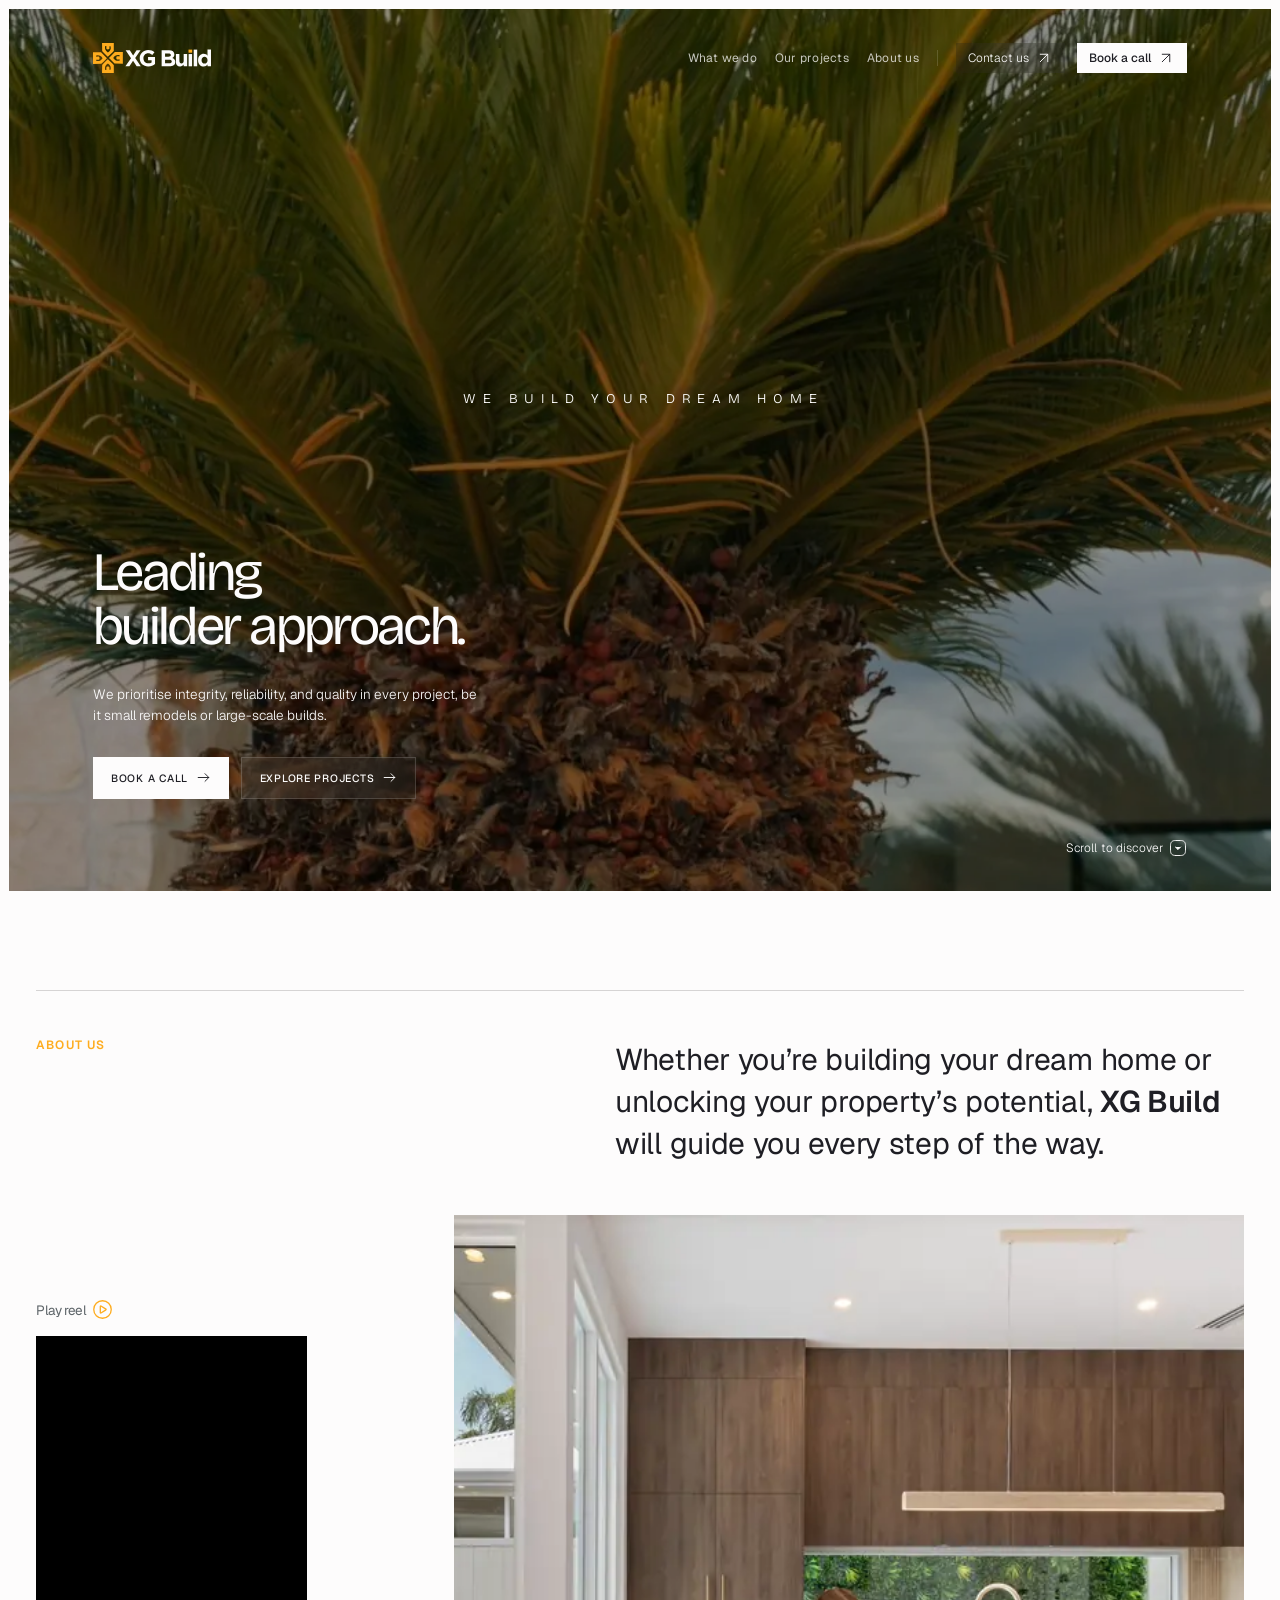
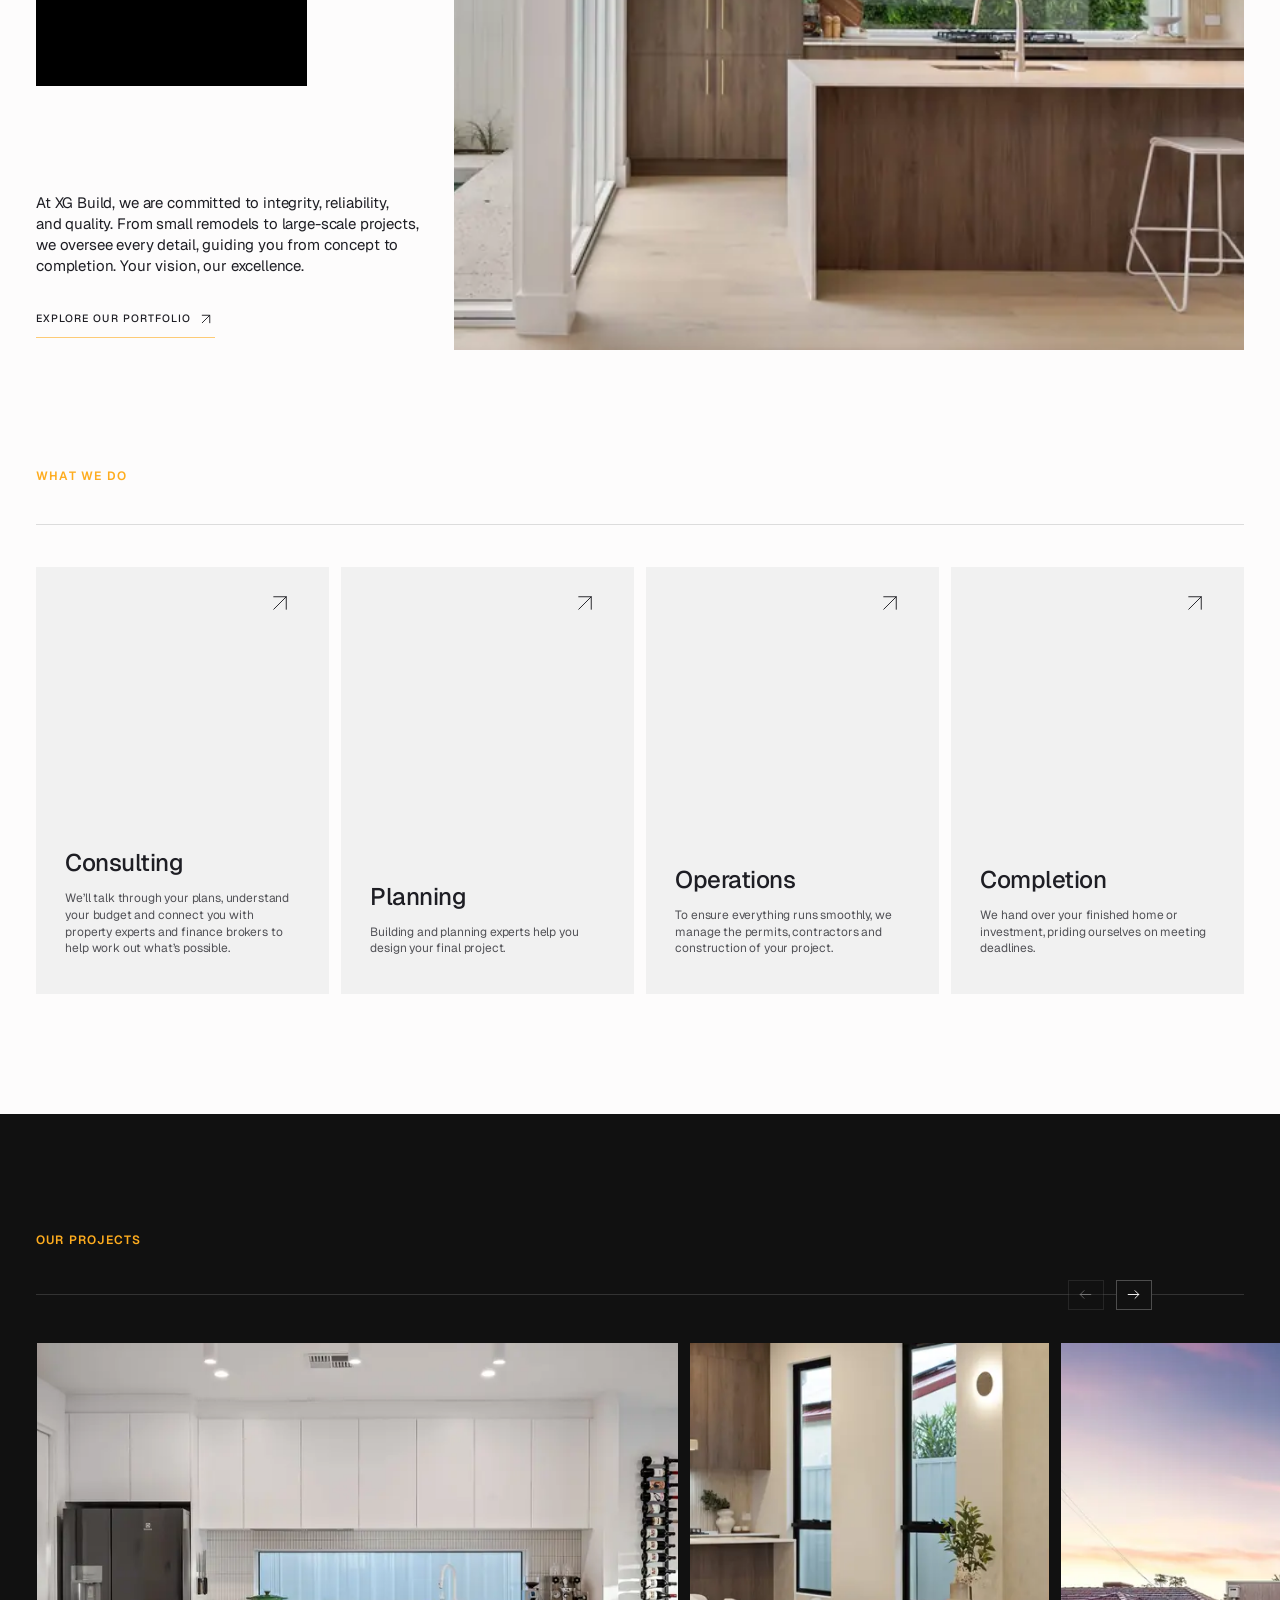
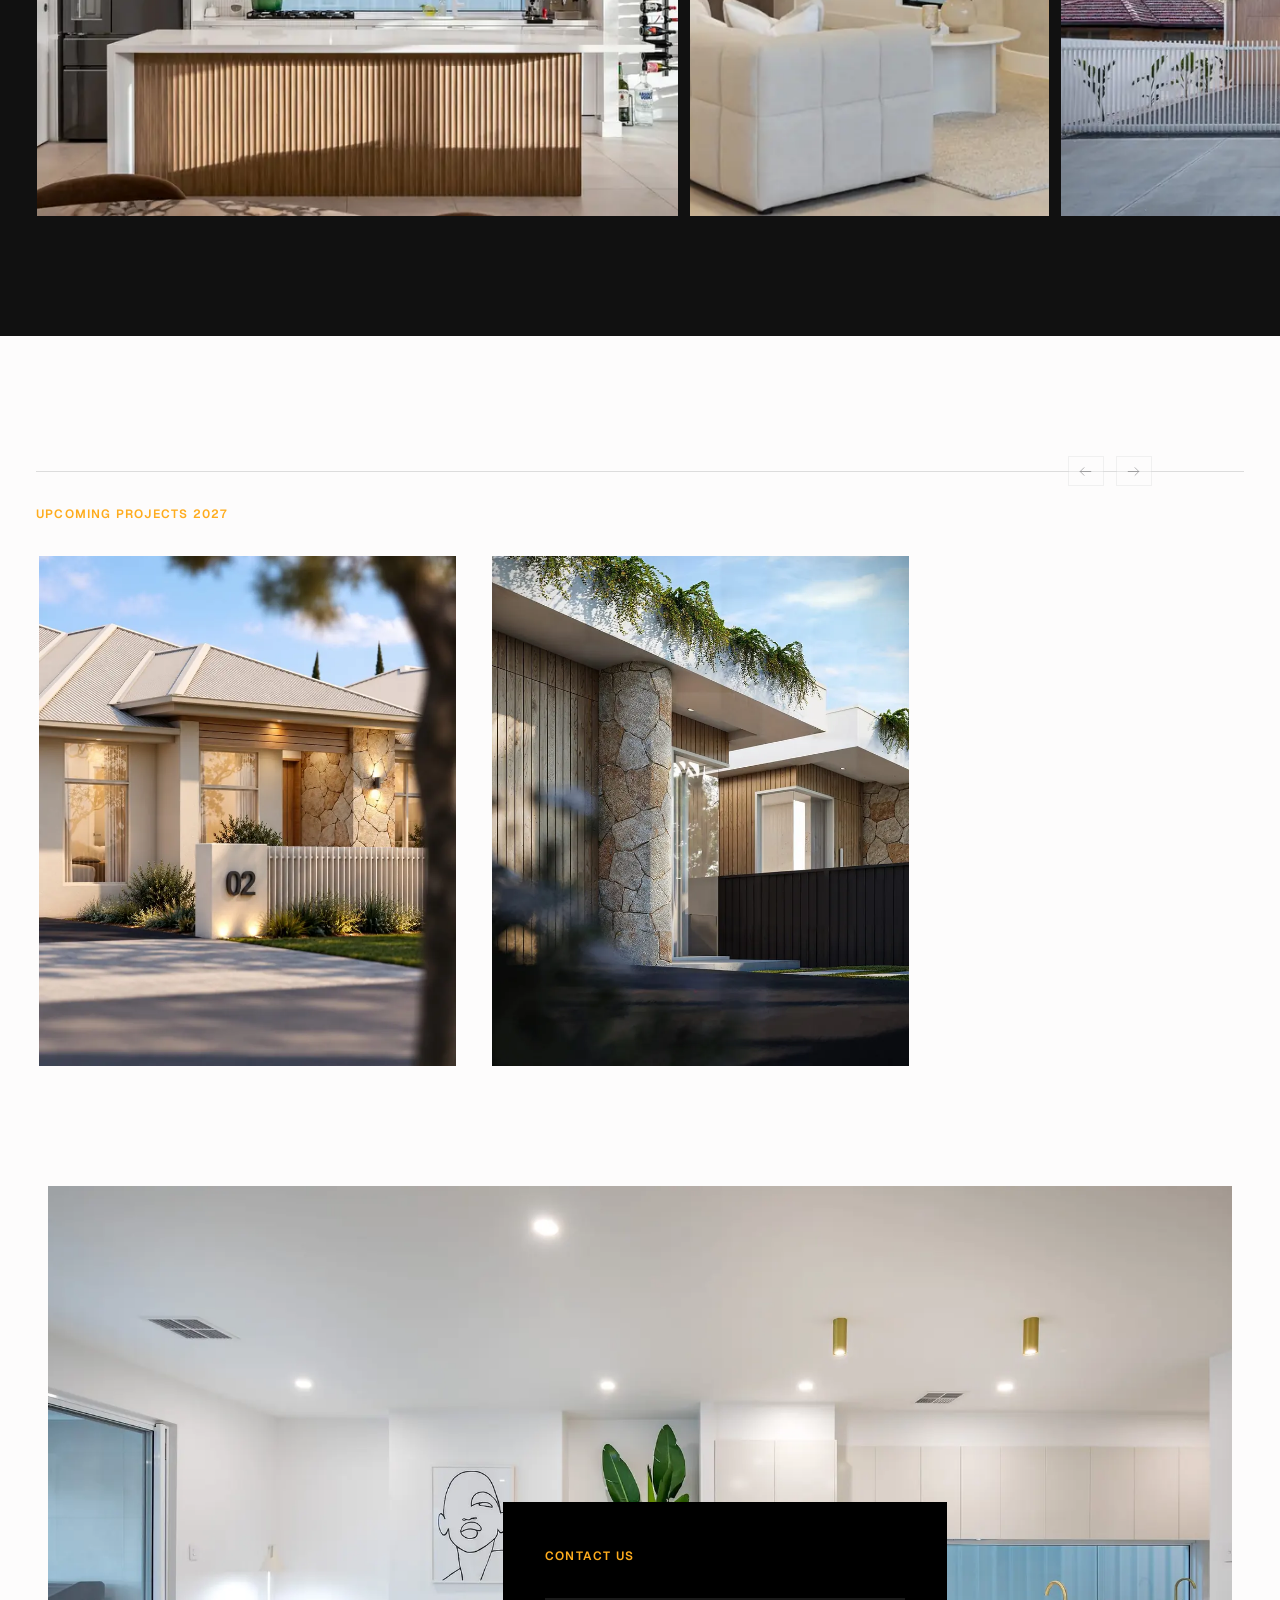
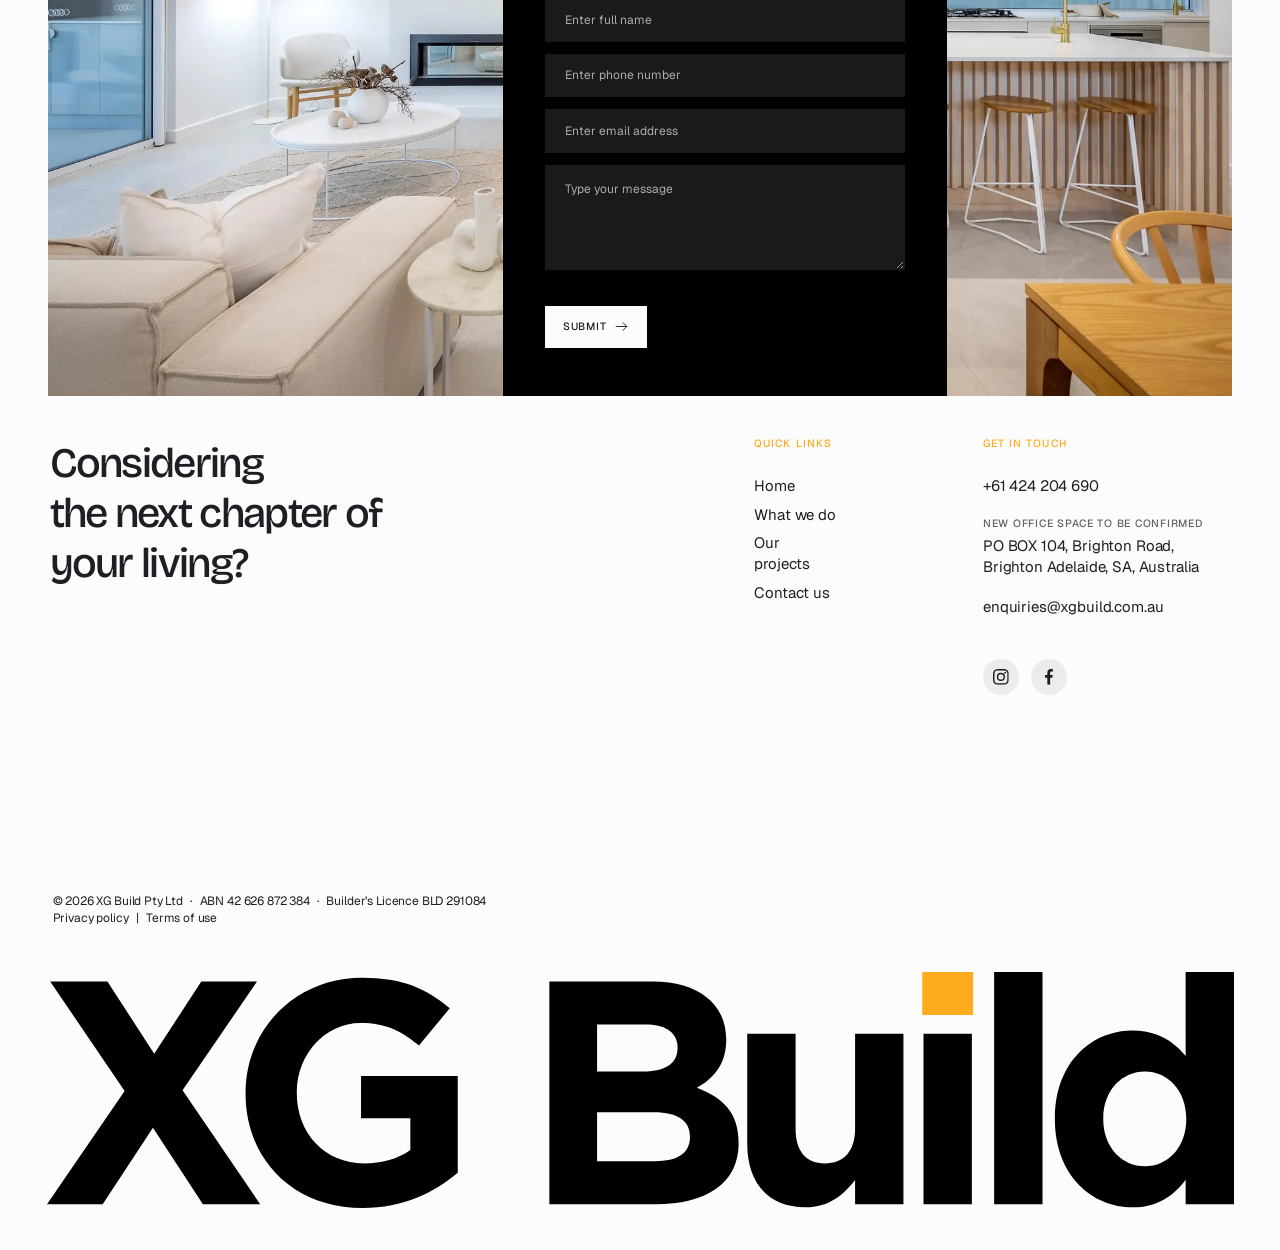
<file: index.html>
<!DOCTYPE html>
<html lang="en">
<head>
  <meta charset="utf-8">
  <meta name="viewport" content="width=device-width, initial-scale=1">
  <title>XG Build — Adelaide Home Builder &amp; Property Development</title>
  <meta name="description" content="XG Build is an Adelaide builder for new homes, subdivisions and renovations. We guide you from planning and finance to construction and handover. Call +61 424 204 690.">
  <meta name="theme-color" content="#fdfcfc">
  <link rel="canonical" href="https://xgbuild.com.au/">
  <meta name="geo.region" content="AU-SA">
  <meta name="geo.placename" content="Adelaide">

  <!-- Social sharing -->
  <meta property="og:type" content="website">
  <meta property="og:site_name" content="XG Build">
  <meta property="og:locale" content="en_AU">
  <meta property="og:url" content="https://xgbuild.com.au/">
  <meta property="og:title" content="XG Build — Adelaide Home Builder &amp; Property Development">
  <meta property="og:description" content="Whether you’re building your dream home or unlocking your property’s potential, XG Build will guide you every step of the way.">
  <meta property="og:image" content="https://xgbuild.com.au/assets/img/og-image.jpg?v=2">
  <meta property="og:image:width" content="1200">
  <meta property="og:image:height" content="630">
  <meta property="og:image:alt" content="Timber kitchen opening onto a pool courtyard, built by XG Build">
  <meta name="twitter:card" content="summary_large_image">
  <meta name="twitter:title" content="XG Build — Adelaide Home Builder &amp; Property Development">
  <meta name="twitter:description" content="Whether you’re building your dream home or unlocking your property’s potential, XG Build will guide you every step of the way.">
  <meta name="twitter:image" content="https://xgbuild.com.au/assets/img/og-image.jpg?v=2">

  <!-- Local business details for search engines -->
  <script type="application/ld+json">
  {
    "@context": "https://schema.org",
    "@type": "GeneralContractor",
    "@id": "https://xgbuild.com.au/#business",
    "name": "XG Build",
    "url": "https://xgbuild.com.au/",
    "logo": "https://xgbuild.com.au/assets/img/logo-dark.svg",
    "image": "https://xgbuild.com.au/assets/img/og-image.jpg?v=2",
    "description": "Adelaide builder for new homes, land subdivisions and renovations, guiding clients from planning and finance through construction and handover.",
    "telephone": "+61424204690",
    "email": "enquiries@xgbuild.com.au",
    "address": {
      "@type": "PostalAddress",
      "postOfficeBoxNumber": "104",
      "addressLocality": "Brighton",
      "addressRegion": "SA",
      "postalCode": "5048",
      "addressCountry": "AU"
    },
    "areaServed": [
      { "@type": "City", "name": "Adelaide" },
      { "@type": "State", "name": "South Australia" }
    ],
    "knowsAbout": ["New home construction", "Land subdivision", "Renovations", "Property development"],
    "sameAs": [
      "https://www.instagram.com/xg_build/",
      "https://www.facebook.com/p/XG-Build-PTY-LTD-100056436077587/"
    ]
  }
  </script>
  <link rel="icon" type="image/svg+xml" href="assets/img/mark.svg">
  <link rel="icon" href="favicon.ico" sizes="32x32">
  <link rel="apple-touch-icon" href="apple-touch-icon.png">
  <link rel="preconnect" href="https://fonts.googleapis.com">
  <link rel="preconnect" href="https://fonts.gstatic.com" crossorigin>
  <link href="https://fonts.googleapis.com/css2?family=Bricolage+Grotesque:opsz,wght@12..96,300..700&family=Geist:wght@300..600&display=swap" rel="stylesheet">
  <link rel="preload" as="image" href="assets/img/hero-poster.webp" type="image/webp" fetchpriority="high">
  <link rel="stylesheet" href="css/styles.css">
</head>
<body>

  <!-- Icon sprite -->
  <svg class="sprite" aria-hidden="true" xmlns="http://www.w3.org/2000/svg">
    <symbol id="i-arrow-up-right" viewBox="0 0 24 24" fill="none" stroke="currentColor" stroke-linecap="round" stroke-linejoin="round"><path d="M7 17 17 7M7 7h10v10"/></symbol>
    <symbol id="i-arrow-right" viewBox="0 0 24 24" fill="none" stroke="currentColor" stroke-linecap="round" stroke-linejoin="round"><path d="M14.43 5.93 20.5 12l-6.07 6.07M3.5 12h16.83"/></symbol>
    <symbol id="i-arrow-left" viewBox="0 0 24 24" fill="none" stroke="currentColor" stroke-linecap="round" stroke-linejoin="round"><path d="M9.57 5.93 3.5 12l6.07 6.07M20.5 12H3.67"/></symbol>
    <symbol id="i-arrow-square-down" viewBox="0 0 24 24" fill="none" stroke="currentColor" stroke-linecap="round" stroke-linejoin="round"><path d="M9 22h6c5 0 7-2 7-7V9c0-5-2-7-7-7H9C4 2 2 4 2 9v6c0 5 2 7 7 7Z"/><path d="M8.47 10.64 12 14.16l3.53-3.52" fill="currentColor"/></symbol>
    <symbol id="i-play-circle" viewBox="0 0 24 24" fill="none" stroke="currentColor" stroke-linecap="round" stroke-linejoin="round"><circle cx="12" cy="12" r="10"/><path d="M9.5 8.97c0-.48 0-.72.1-.85a.5.5 0 0 1 .36-.2c.17-.01.37.12.77.38l4.72 3.03c.35.22.52.34.58.48a.5.5 0 0 1 0 .38c-.06.14-.23.26-.58.48l-4.72 3.03c-.4.26-.6.39-.77.38a.5.5 0 0 1-.36-.2c-.1-.13-.1-.37-.1-.85V8.970Z"/></symbol>
    <symbol id="i-menu" viewBox="0 0 24 24" fill="none" stroke="currentColor" stroke-linecap="round" stroke-linejoin="round"><path d="M3 12h12M3 6h18M3 18h18"/></symbol>
    <symbol id="i-close" viewBox="0 0 24 24" fill="none" stroke="currentColor" stroke-linecap="round" stroke-linejoin="round"><path d="M18 6 6 18M6 6l12 12"/></symbol>
    <symbol id="i-instagram" viewBox="0 0 21 21" fill="currentColor"><path d="M20.98 6.17c-.05-1.11-.23-1.88-.49-2.54a5.160 5.160 0 0 0-1.210-1.870A5.150 5.150 0 0 0 17.420.55c-.67-.25-1.430-.44-2.550-.48C13.750.01 13.390 0 10.540 0S7.330.01 6.210.06C5.090.11 4.330.29 3.660.55A5.110 5.110 0 0 0 1.800 1.760 5.170 5.170 0 0 0 .59 3.620C.33 4.290.15 5.050.10 6.170.05 7.290.04 7.650.04 10.500s.01 3.210.06 4.330c.05 1.120.23 1.880.48 2.550.27.700.69 1.330 1.220 1.860a5.150 5.150 0 0 0 1.860 1.210c.67.260 1.430.440 2.550.490 1.120.050 1.470.060 4.320.060s3.210-.01 4.330-.06c1.120-.05 1.880-.23 2.550-.49a5.370 5.370 0 0 0 3.070-3.070c.26-.67.44-1.430.49-2.550.05-1.120.06-1.480.06-4.330s0-3.210-.05-4.330Zm-1.890 8.580c-.05 1.020-.22 1.580-.36 1.950a3.490 3.490 0 0 1-2 1.990c-.37.140-.93.320-1.950.360-1.100.050-1.440.060-4.240.060s-3.140-.01-4.240-.06c-1.030-.04-1.580-.22-1.950-.36a3.240 3.240 0 0 1-1.210-.78 3.270 3.270 0 0 1-.78-1.210c-.14-.37-.31-.93-.36-1.950-.05-1.110-.06-1.440-.06-4.240s.01-3.140.06-4.240c.05-1.030.22-1.580.36-1.950.17-.46.44-.87.79-1.210.34-.35.75-.61 1.200-.78.37-.14.93-.32 1.950-.36 1.110-.05 1.440-.06 4.250-.06 2.800 0 3.130.01 4.240.06 1.020.04 1.580.22 1.950.36.45.17.870.430 1.200.780.350.340.620.750.790 1.210.140.370.310.930.360 1.950.050 1.110.060 1.440.060 4.240s-.01 3.130-.06 4.240Z"/><path d="M10.54 5.110a5.390 5.390 0 1 0 0 10.790 5.390 5.390 0 0 0 0-10.790Zm0 8.890a3.500 3.500 0 1 1 0-7 3.500 3.500 0 0 1 0 7Z"/><circle cx="16.15" cy="4.89" r="1.26"/></symbol>
    <symbol id="i-facebook" viewBox="0 0 21 21" fill="currentColor"><path d="M14 3.490h1.910V.15C15.580.10 14.450 0 13.120 0 10.360 0 8.460 1.740 8.460 4.930v2.950H5.410v3.730h3.050V21h3.740v-9.390h2.930l.47-3.730h-3.400V5.300c0-1.070.29-1.810 1.800-1.810Z"/></symbol>
  </svg>

  <!-- Header -->
  <header class="header" id="top">
    <a class="header__logo" href="#top" aria-label="XG Build — home">
      <img src="assets/img/logo-light.svg" alt="XG Build" width="157" height="40">
    </a>

    <nav class="nav" aria-label="Primary">
      <ul class="nav__links">
        <li><a href="#what-we-do">What we do</a></li>
        <li><a href="#projects">Our projects</a></li>
        <li><a href="#about">About us</a></li>
      </ul>
      <span class="nav__divider" aria-hidden="true"></span>
      <a class="nav__btn nav__btn--ghost" href="#contact">Contact us <svg><use href="#i-arrow-up-right"/></svg></a>
      <a class="nav__btn nav__btn--solid" href="tel:+61424204690">Book a call <svg><use href="#i-arrow-up-right"/></svg></a>
    </nav>

    <button class="header__toggle" type="button" aria-label="Open menu" aria-expanded="false" aria-controls="mobile-menu">
      <svg><use href="#i-menu"/></svg>
    </button>
  </header>

  <!-- Mobile menu -->
  <div class="menu" id="mobile-menu" hidden>
    <div class="menu__panel">
      <div class="menu__bar">
        <a class="header__logo" href="#top" aria-label="XG Build — home">
          <img src="assets/img/logo-light.svg" alt="XG Build" width="125" height="32">
        </a>
        <button class="menu__close" type="button" aria-label="Close menu"><svg><use href="#i-close"/></svg></button>
      </div>
      <nav class="menu__nav" aria-label="Main menu">
        <p class="eyebrow">Main menu</p>
        <ul>
          <li><a href="#what-we-do">What we do</a></li>
          <li><a href="#projects">Our projects</a></li>
          <li><a href="#about">About us</a></li>
        </ul>
      </nav>
      <div class="menu__actions">
        <a class="btn btn--primary" href="tel:+61424204690">Book a call <svg><use href="#i-arrow-right"/></svg></a>
        <a class="btn btn--secondary" href="#contact">Contact us <svg><use href="#i-arrow-right"/></svg></a>
      </div>
    </div>
  </div>

  <main>
    <!-- Hero -->
    <section class="hero">
      <div class="hero__media">
        <video autoplay muted loop playsinline preload="metadata" poster="assets/img/hero-poster.webp">
          <source src="assets/video/hero.mp4" type="video/mp4">
        </video>
      </div>

      <p class="hero__tagline">We build your dream home</p>

      <div class="hero__content">
        <h1 class="hero__title">Leading <br class="d-only">builder approach.</h1>
        <p class="hero__text">We prioritise integrity, reliability, and quality in every project, be it small remodels or large-scale builds.</p>
        <div class="hero__actions">
          <a class="btn btn--primary" href="tel:+61424204690">Book a call <svg><use href="#i-arrow-right"/></svg></a>
          <a class="btn btn--secondary" href="#projects">Explore projects <svg><use href="#i-arrow-right"/></svg></a>
        </div>
      </div>

      <a class="hero__scroll" href="#about">Scroll to discover <svg><use href="#i-arrow-square-down"/></svg></a>
    </section>

    <!-- About -->
    <section class="about container" id="about">
      <div class="about__head">
        <p class="eyebrow">About us</p>
        <h2 class="about__title">Whether you’re building your dream home or unlocking your property’s potential, <strong>XG Build</strong> will guide you every step of the way.</h2>
      </div>

      <div class="about__body">
        <div class="about__photo">
          <img src="assets/img/about.webp" srcset="assets/img/about-800.webp 800w, assets/img/about.webp 1600w" sizes="(max-width: 899px) 100vw, 55vw" alt="Timber kitchen opening onto a pool courtyard" loading="lazy" decoding="async" width="1600" height="1068">
        </div>

        <div class="about__reel">
          <button class="reel__label" type="button" data-reel-open>Play reel <svg><use href="#i-play-circle"/></svg></button>
          <button class="reel__thumb" type="button" data-reel-open aria-label="Play the XG Build reel">
            <img src="assets/img/reel-poster.webp" srcset="assets/img/reel-poster-800.webp 800w, assets/img/reel-poster.webp 900w" sizes="(max-width: 899px) 100vw, 19vw" alt="" loading="lazy" decoding="async" width="900" height="1600">
            <span class="reel__play" aria-hidden="true">Play reel <svg><use href="#i-play-circle"/></svg></span>
          </button>
        </div>

        <div class="about__copy">
          <p>At XG Build, we are committed to integrity, reliability, <br class="d-only">and quality. From small remodels to large-scale projects, we oversee every detail, guiding you from concept to completion. Your vision, our excellence.</p>
          <a class="link" href="#projects">Explore our portfolio <svg><use href="#i-arrow-up-right"/></svg></a>
        </div>
      </div>
    </section>

    <!-- What we do -->
    <section class="services" id="what-we-do">
      <div class="services__head container">
        <h2 class="eyebrow">What we do</h2>
      </div>

      <div class="services__grid">
        <a class="card" href="#projects">
          <img class="card__img" src="assets/img/service-consulting.webp" srcset="assets/img/service-consulting-800.webp 800w, assets/img/service-consulting.webp 1400w" sizes="(max-width: 899px) 70vw, 25vw" alt="" loading="lazy" decoding="async" width="1400" height="939">
          <div class="card__top"><span class="card__more">Explore more</span><svg><use href="#i-arrow-up-right"/></svg></div>
          <div class="card__body">
            <h3>Consulting</h3>
            <p>We’ll talk through your plans, understand your budget and connect you with property experts and finance brokers to help work out what’s possible.</p>
          </div>
        </a>
        <a class="card" href="#projects">
          <img class="card__img" src="assets/img/service-planning.webp" srcset="assets/img/service-planning-800.webp 800w, assets/img/service-planning.webp 1400w" sizes="(max-width: 899px) 70vw, 25vw" alt="" loading="lazy" decoding="async" width="1400" height="1167">
          <div class="card__top"><span class="card__more">Explore more</span><svg><use href="#i-arrow-up-right"/></svg></div>
          <div class="card__body">
            <h3>Planning</h3>
            <p>Building and planning experts help you design your final project.</p>
          </div>
        </a>
        <a class="card" href="#projects">
          <img class="card__img" src="assets/img/service-operations.webp" srcset="assets/img/service-operations-800.webp 800w, assets/img/service-operations.webp 1400w" sizes="(max-width: 899px) 70vw, 25vw" alt="" loading="lazy" decoding="async" width="1400" height="934">
          <div class="card__top"><span class="card__more">Explore more</span><svg><use href="#i-arrow-up-right"/></svg></div>
          <div class="card__body">
            <h3>Operations</h3>
            <p>To ensure everything runs smoothly, we manage the permits, contractors and construction of your project.</p>
          </div>
        </a>
        <a class="card" href="#projects">
          <img class="card__img" src="assets/img/service-completion.webp" srcset="assets/img/service-completion-800.webp 800w, assets/img/service-completion.webp 1400w" sizes="(max-width: 899px) 70vw, 25vw" alt="" loading="lazy" decoding="async" width="1400" height="934">
          <div class="card__top"><span class="card__more">Explore more</span><svg><use href="#i-arrow-up-right"/></svg></div>
          <div class="card__body">
            <h3>Completion</h3>
            <p>We hand over your finished home or investment, priding ourselves on meeting deadlines.</p>
          </div>
        </a>
      </div>
    </section>

    <!-- Our projects -->
    <section class="projects" id="projects">
      <div class="projects__head container">
        <h2 class="eyebrow">Our projects</h2>
      </div>

      <div class="rule rule--dark container">
        <div class="rule__nav">
          <button type="button" aria-label="Previous project" data-carousel-prev="projects-track"><svg><use href="#i-arrow-left"/></svg></button>
          <button type="button" aria-label="Next project" data-carousel-next="projects-track"><svg><use href="#i-arrow-right"/></svg></button>
        </div>
      </div>

      <div class="track track--projects" id="projects-track" data-carousel tabindex="0" aria-label="Completed projects">
        <figure class="slide slide--wide">
          <img src="assets/img/project-hobart.webp" srcset="assets/img/project-hobart-800.webp 800w, assets/img/project-hobart.webp 1600w" sizes="(max-width: 899px) 90vw, 45vw" alt="Kitchen with timber-batten island" loading="lazy" decoding="async" width="1600" height="1067" draggable="false">
        </figure>
        <figure class="slide slide--narrow">
          <img src="assets/img/project-omar.webp" srcset="assets/img/project-omar-800.webp 800w, assets/img/project-omar.webp 1200w" sizes="(max-width: 899px) 70vw, 25vw" alt="Open living room" loading="lazy" decoding="async" width="1200" height="800" draggable="false" style="object-position: 26% 50%">
        </figure>
        <figure class="slide slide--wide">
          <img src="assets/img/project-huntington.webp" srcset="assets/img/project-huntington-800.webp 800w, assets/img/project-huntington.webp 1600w" sizes="(max-width: 899px) 90vw, 45vw" alt="Two-storey home at dusk" loading="lazy" decoding="async" width="1600" height="1066" draggable="false">
        </figure>
        <figure class="slide slide--narrow">
          <img src="assets/img/project-dusk-pillars.webp" srcset="assets/img/project-dusk-pillars-800.webp 800w, assets/img/project-dusk-pillars.webp 1280w" sizes="(max-width: 899px) 70vw, 25vw" alt="Single-storey home with stone entry and timber door at dusk" loading="lazy" decoding="async" width="1280" height="853" draggable="false" style="object-position: 45% 50%">
        </figure>
        <figure class="slide slide--wide">
          <img src="assets/img/project-walnut-kitchen.webp" srcset="assets/img/project-walnut-kitchen-800.webp 800w, assets/img/project-walnut-kitchen.webp 1600w" sizes="(max-width: 899px) 90vw, 45vw" alt="Walnut kitchen with garden-view window splashback" loading="lazy" decoding="async" width="1600" height="1067" draggable="false">
        </figure>
        <figure class="slide slide--narrow">
          <img src="assets/img/project-vanity.webp" srcset="assets/img/project-vanity-800.webp 800w, assets/img/project-vanity.webp 853w" sizes="(max-width: 899px) 70vw, 25vw" alt="Bathroom vanity with brass tapware and herringbone tiles" loading="lazy" decoding="async" width="853" height="1280" draggable="false">
        </figure>
        <figure class="slide slide--wide">
          <img src="assets/img/project-pool.webp" srcset="assets/img/project-pool-800.webp 800w, assets/img/project-pool.webp 1600w" sizes="(max-width: 899px) 90vw, 45vw" alt="Backyard pool beside a louvred alfresco" loading="lazy" decoding="async" width="1600" height="1066" draggable="false">
        </figure>
        <figure class="slide slide--narrow">
          <img src="assets/img/project-fireplace.webp" srcset="assets/img/project-fireplace-800.webp 800w, assets/img/project-fireplace.webp 1280w" sizes="(max-width: 899px) 70vw, 25vw" alt="Living room with curved rendered fireplace" loading="lazy" decoding="async" width="1280" height="854" draggable="false" style="object-position: 45% 50%">
        </figure>
        <figure class="slide slide--wide">
          <img src="assets/img/project-fenced-pair.webp" srcset="assets/img/project-fenced-pair-800.webp 800w, assets/img/project-fenced-pair.webp 1600w" sizes="(max-width: 899px) 90vw, 45vw" alt="Pair of new homes behind white picket fencing" loading="lazy" decoding="async" width="1600" height="1067" draggable="false">
        </figure>
        <figure class="slide slide--narrow">
          <img src="assets/img/project-louvre-alfresco.webp" srcset="assets/img/project-louvre-alfresco-800.webp 800w, assets/img/project-louvre-alfresco.webp 1600w" sizes="(max-width: 899px) 70vw, 25vw" alt="Louvred alfresco opening onto open-plan living at dusk" loading="lazy" decoding="async" width="1600" height="1066" draggable="false">
        </figure>
        <figure class="slide slide--wide">
          <img src="assets/img/project-light-kitchen.webp" srcset="assets/img/project-light-kitchen-800.webp 800w, assets/img/project-light-kitchen.webp 1600w" sizes="(max-width: 899px) 90vw, 45vw" alt="Light kitchen with fluted island and dining area" loading="lazy" decoding="async" width="1600" height="1069" draggable="false">
        </figure>
        <figure class="slide slide--narrow">
          <img src="assets/img/project-stone-entry.webp" srcset="assets/img/project-stone-entry-800.webp 800w, assets/img/project-stone-entry.webp 1600w" sizes="(max-width: 899px) 70vw, 25vw" alt="Stone-clad entry beside a timber-look garage door" loading="lazy" decoding="async" width="1600" height="1067" draggable="false" style="object-position: 52% 50%">
        </figure>
        <figure class="slide slide--wide">
          <img src="assets/img/project-alfresco-living.webp" srcset="assets/img/project-alfresco-living-800.webp 800w, assets/img/project-alfresco-living.webp 1280w" sizes="(max-width: 899px) 90vw, 45vw" alt="Living room opening to a covered alfresco" loading="lazy" decoding="async" width="1280" height="853" draggable="false">
        </figure>
        <figure class="slide slide--narrow">
          <img src="assets/img/project-batten-facade.webp" srcset="assets/img/project-batten-facade-800.webp 800w, assets/img/project-batten-facade.webp 1280w" sizes="(max-width: 899px) 70vw, 25vw" alt="Home with batten garage door and stone pillar at sunset" loading="lazy" decoding="async" width="1280" height="853" draggable="false" style="object-position: 55% 50%">
        </figure>
        <figure class="slide slide--wide">
          <img src="assets/img/project-bifold-living.webp" srcset="assets/img/project-bifold-living-800.webp 800w, assets/img/project-bifold-living.webp 1280w" sizes="(max-width: 899px) 90vw, 45vw" alt="Open-plan living and kitchen through bifold doors" loading="lazy" decoding="async" width="1280" height="854" draggable="false">
        </figure>
        <figure class="slide slide--narrow">
          <img src="assets/img/project-white-facade.webp" srcset="assets/img/project-white-facade-800.webp 800w, assets/img/project-white-facade.webp 1280w" sizes="(max-width: 899px) 70vw, 25vw" alt="White single-storey home with glazed entry at dusk" loading="lazy" decoding="async" width="1280" height="853" draggable="false" style="object-position: 55% 50%">
        </figure>
        <figure class="slide slide--wide">
          <img src="assets/img/project-street-row.webp" srcset="assets/img/project-street-row-800.webp 800w, assets/img/project-street-row.webp 1280w" sizes="(max-width: 899px) 90vw, 45vw" alt="Row of new single-storey homes at dusk" loading="lazy" decoding="async" width="1280" height="680" draggable="false">
        </figure>
        <figure class="slide slide--narrow">
          <img src="assets/img/project-pool-courtyard.webp" srcset="assets/img/project-pool-courtyard-800.webp 800w, assets/img/project-pool-courtyard.webp 1600w" sizes="(max-width: 899px) 70vw, 25vw" alt="Pool courtyard with glass fencing and seating" loading="lazy" decoding="async" width="1600" height="1066" draggable="false" style="object-position: 40% 50%">
        </figure>
      </div>
    </section>

    <!-- Upcoming projects -->
    <section class="upcoming" id="upcoming">
      <div class="rule container">
        <div class="rule__nav">
          <button type="button" aria-label="Previous upcoming project" data-carousel-prev="upcoming-track"><svg><use href="#i-arrow-left"/></svg></button>
          <button type="button" aria-label="Next upcoming project" data-carousel-next="upcoming-track"><svg><use href="#i-arrow-right"/></svg></button>
        </div>
      </div>
      <p class="eyebrow container">Upcoming projects 2027</p>

      <div class="track track--upcoming" id="upcoming-track" data-carousel tabindex="0" aria-label="Upcoming projects">
        <figure class="tile">
          <div class="tile__img"><img src="assets/img/upcoming-1.webp" srcset="assets/img/upcoming-1-800.webp 800w, assets/img/upcoming-1.webp 1121w" sizes="(max-width: 899px) 80vw, 29vw" alt="Render of a single-storey home with stone feature wall" loading="lazy" decoding="async" width="1121" height="1403" draggable="false"></div>
        </figure>
        <figure class="tile">
          <div class="tile__img"><img src="assets/img/upcoming-2.webp" srcset="assets/img/upcoming-2-800.webp 800w, assets/img/upcoming-2.webp 1200w" sizes="(max-width: 899px) 80vw, 29vw" alt="Render of a stone and timber entry" loading="lazy" decoding="async" width="1200" height="1500" draggable="false"></div>
        </figure>
      </div>
    </section>

    <!-- Contact -->
    <section class="contact" id="contact">
      <img class="contact__bg" src="assets/img/contact.webp" srcset="assets/img/contact-800.webp 800w, assets/img/contact.webp 1920w" sizes="100vw" alt="Open-plan living room and kitchen" loading="lazy" decoding="async" width="1920" height="1280">
      <form class="contact__form" id="contact-form" action="contact.php" method="post">
        <h2 class="eyebrow">Contact us</h2>
        <div class="contact__fields">
          <label><span class="sr-only">Full name</span><input type="text" name="name" placeholder="Enter full name" autocomplete="name" required></label>
          <label><span class="sr-only">Phone number</span><input type="tel" name="phone" placeholder="Enter phone number" autocomplete="tel"></label>
          <label><span class="sr-only">Email address</span><input type="email" name="email" placeholder="Enter email address" autocomplete="email" required></label>
          <label><span class="sr-only">Message</span><textarea name="message" placeholder="Type your message" rows="4" required></textarea></label>
          <label class="contact__trap" aria-hidden="true">Leave blank<input type="text" name="website" tabindex="-1" autocomplete="off"></label>
        </div>
        <button class="btn btn--primary" type="submit">Submit <svg><use href="#i-arrow-right"/></svg></button>
        <p class="contact__status" role="status" aria-live="polite"></p>
      </form>
    </section>
  </main>

  <!-- Footer -->
  <footer class="footer">
    <div class="footer__top">
      <div class="footer__cta">
        <h2>Considering <br class="d-only">the next chapter of your living?</h2>
      </div>

      <nav class="footer__col footer__links" aria-label="Quick links">
        <h3 class="eyebrow eyebrow--sm">Quick links</h3>
        <ul>
          <li><a href="#top">Home</a></li>
          <li><a href="#what-we-do">What we do</a></li>
          <li><a href="#projects">Our projects</a></li>
          <li><a href="#contact">Contact us</a></li>
        </ul>
      </nav>

      <div class="footer__col footer__touch">
        <h3 class="eyebrow eyebrow--sm">Get in touch</h3>
        <ul>
          <li><a href="tel:+61424204690">+61 424 204 690</a></li>
          <li><span class="footer__note">New office space to be confirmed</span>PO BOX 104, Brighton Road, Brighton Adelaide, SA, Australia</li>
          <li><a href="mailto:enquiries@xgbuild.com.au">enquiries@xgbuild.com.au</a></li>
        </ul>
      </div>

      <div class="footer__social">
        <a href="https://www.instagram.com/xg_build/" target="_blank" rel="noopener" aria-label="XG Build on Instagram"><svg><use href="#i-instagram"/></svg></a>
        <a href="https://www.facebook.com/p/XG-Build-PTY-LTD-100056436077587/" target="_blank" rel="noopener" aria-label="XG Build on Facebook"><svg><use href="#i-facebook"/></svg></a>
      </div>
    </div>

    <p class="footer__legal">© 2026 XG Build Pty Ltd <span>·</span> ABN&nbsp;42&nbsp;626&nbsp;872&nbsp;384 <span>·</span> Builder’s&nbsp;Licence&nbsp;BLD&nbsp;291084<br>
    <a href="/privacy">Privacy policy</a> <span>|</span> <a href="/terms">Terms of use</a></p>
    <img class="footer__wordmark" src="assets/img/wordmark.svg" alt="XG Build" width="1795" height="357">
  </footer>

  <!-- Reel lightbox -->
  <dialog class="reel-dialog" id="reel-dialog" aria-label="XG Build reel">
    <button class="reel-dialog__close" type="button" aria-label="Close reel"><svg><use href="#i-close"/></svg></button>
    <video controls playsinline preload="none" poster="assets/img/reel-poster.webp">
      <source src="assets/video/reel.mp4" type="video/mp4">
    </video>
  </dialog>

  <script src="js/main.js" defer></script>
</body>
</html>
</file>
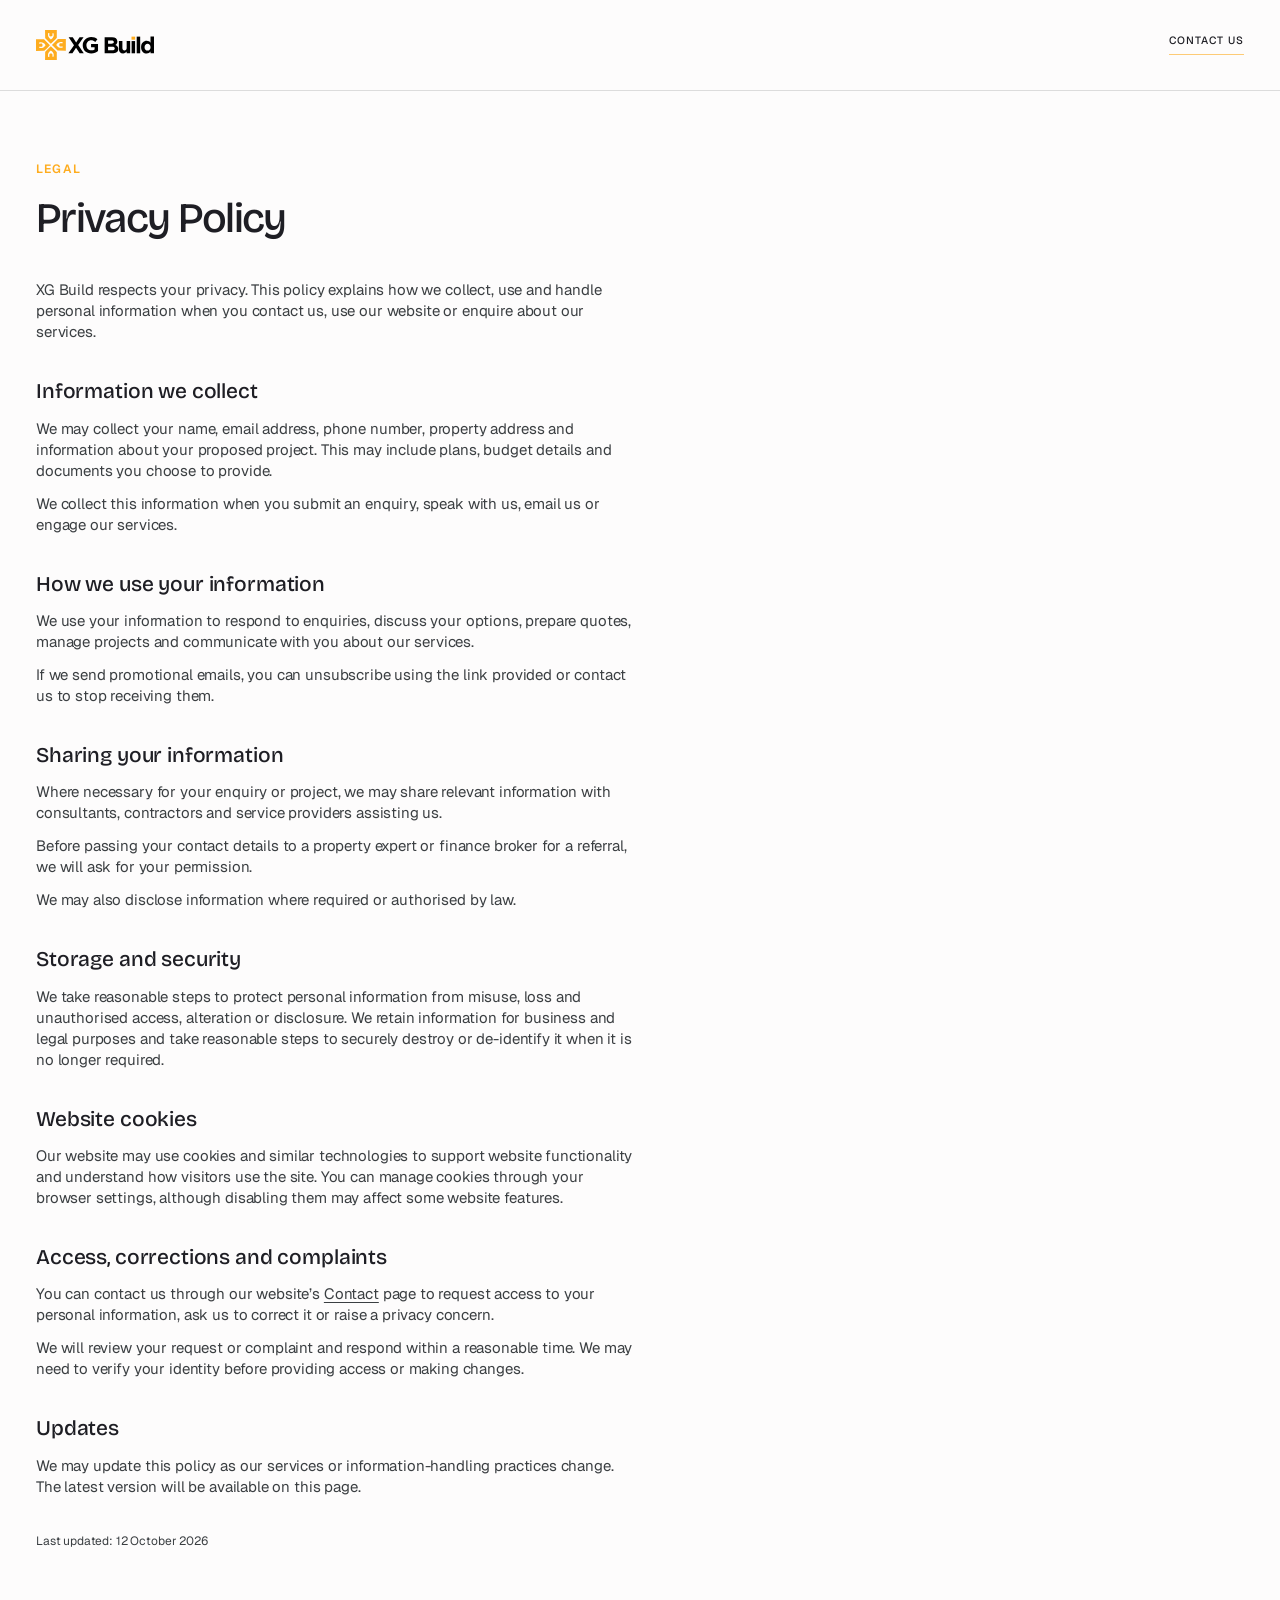
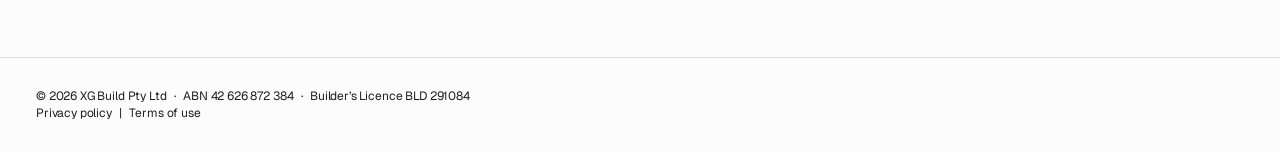
<file: privacy.html>
<!DOCTYPE html>
<html lang="en">
<head>
  <meta charset="utf-8">
  <meta name="viewport" content="width=device-width, initial-scale=1">
  <title>Privacy Policy — XG Build</title>
  <meta name="theme-color" content="#fdfcfc">
  <meta name="description" content="How XG Build collects, uses and protects your personal information.">
  <link rel="canonical" href="https://xgbuild.com.au/privacy">
  <link rel="icon" type="image/svg+xml" href="assets/img/mark.svg">
  <link rel="icon" href="favicon.ico" sizes="32x32">
  <link rel="apple-touch-icon" href="apple-touch-icon.png">
  <link rel="preconnect" href="https://fonts.googleapis.com">
  <link rel="preconnect" href="https://fonts.gstatic.com" crossorigin>
  <link href="https://fonts.googleapis.com/css2?family=Bricolage+Grotesque:opsz,wght@12..96,300..700&family=Geist:wght@300..600&display=swap" rel="stylesheet">
  <link rel="stylesheet" href="css/styles.css">
</head>
<body>

  <header class="legal-bar">
    <a href="/" aria-label="XG Build — home"><img src="assets/img/logo-dark.svg" alt="XG Build" width="157" height="40"></a>
    <a class="link" href="/#contact">Contact us</a>
  </header>

  <main class="legal">
    <p class="eyebrow">Legal</p>
    <h1>Privacy Policy</h1>
    <p>XG Build respects your privacy. This policy explains how we collect, use and handle personal information when you contact us, use our website or enquire about our services.</p>
    <h2>Information we collect</h2>
    <p>We may collect your name, email address, phone number, property address and information about your proposed project. This may include plans, budget details and documents you choose to provide.</p>
    <p>We collect this information when you submit an enquiry, speak with us, email us or engage our services.</p>
    <h2>How we use your information</h2>
    <p>We use your information to respond to enquiries, discuss your options, prepare quotes, manage projects and communicate with you about our services.</p>
    <p>If we send promotional emails, you can unsubscribe using the link provided or contact us to stop receiving them.</p>
    <h2>Sharing your information</h2>
    <p>Where necessary for your enquiry or project, we may share relevant information with consultants, contractors and service providers assisting us.</p>
    <p>Before passing your contact details to a property expert or finance broker for a referral, we will ask for your permission.</p>
    <p>We may also disclose information where required or authorised by law.</p>
    <h2>Storage and security</h2>
    <p>We take reasonable steps to protect personal information from misuse, loss and unauthorised access, alteration or disclosure. We retain information for business and legal purposes and take reasonable steps to securely destroy or de-identify it when it is no longer required.</p>
    <h2>Website cookies</h2>
    <p>Our website may use cookies and similar technologies to support website functionality and understand how visitors use the site. You can manage cookies through your browser settings, although disabling them may affect some website features.</p>
    <h2>Access, corrections and complaints</h2>
    <p>You can contact us through our website’s <a href="/#contact">Contact</a> page to request access to your personal information, ask us to correct it or raise a privacy concern.</p>
    <p>We will review your request or complaint and respond within a reasonable time. We may need to verify your identity before providing access or making changes.</p>
    <h2>Updates</h2>
    <p>We may update this policy as our services or information-handling practices change. The latest version will be available on this page.</p>
    <p class="legal__updated">Last updated: 12 October 2026</p>
  </main>

  <footer class="legal-foot">
    <p>© 2026 XG Build Pty Ltd <span>·</span> ABN&nbsp;42&nbsp;626&nbsp;872&nbsp;384 <span>·</span> Builder’s&nbsp;Licence&nbsp;BLD&nbsp;291084<br>
    <a href="/privacy">Privacy policy</a> <span>|</span> <a href="/terms">Terms of use</a></p>
  </footer>

</body>
</html>
</file>
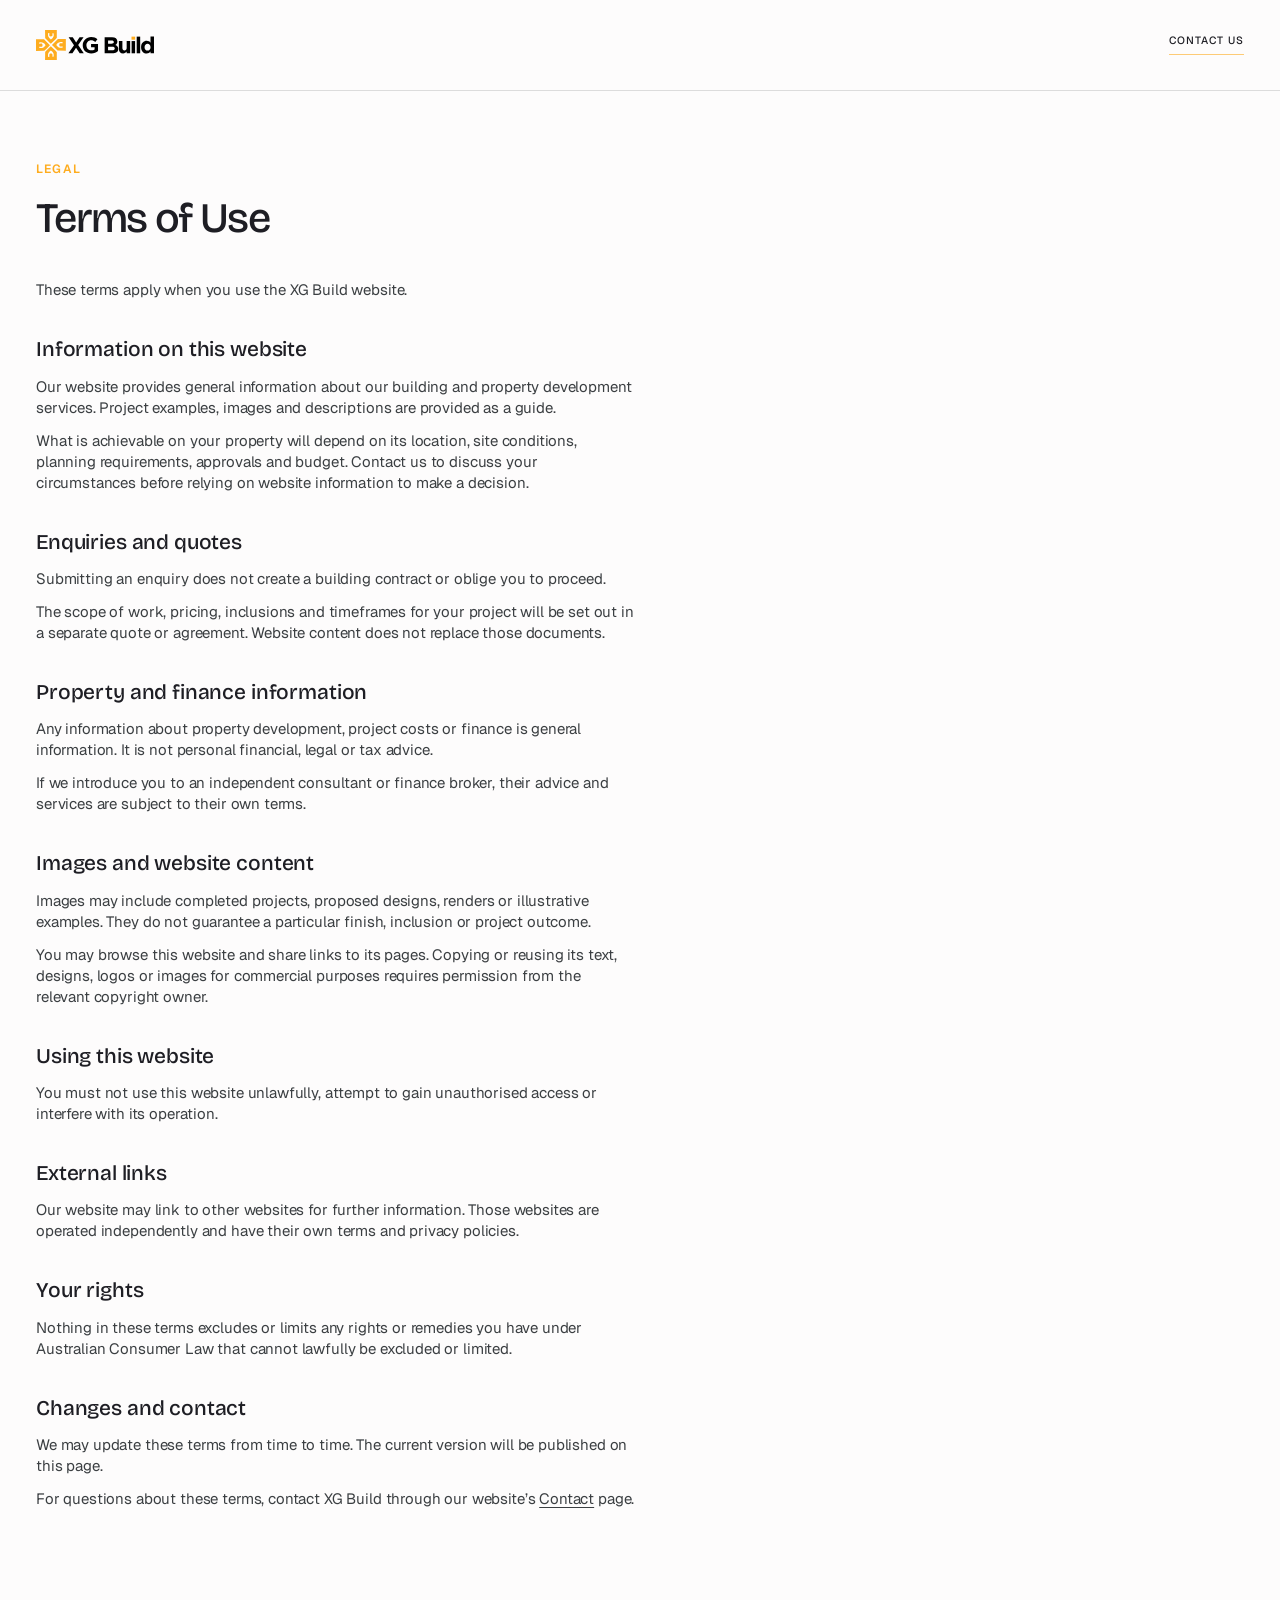
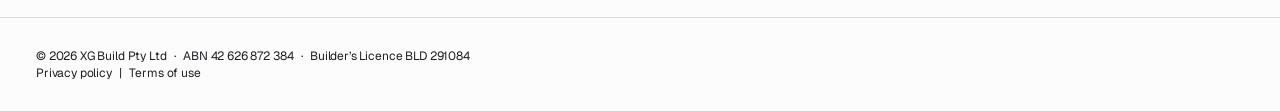
<file: terms.html>
<!DOCTYPE html>
<html lang="en">
<head>
  <meta charset="utf-8">
  <meta name="viewport" content="width=device-width, initial-scale=1">
  <title>Terms of Use — XG Build</title>
  <meta name="theme-color" content="#fdfcfc">
  <meta name="description" content="Terms that apply when you use the XG Build website.">
  <link rel="canonical" href="https://xgbuild.com.au/terms">
  <link rel="icon" type="image/svg+xml" href="assets/img/mark.svg">
  <link rel="icon" href="favicon.ico" sizes="32x32">
  <link rel="apple-touch-icon" href="apple-touch-icon.png">
  <link rel="preconnect" href="https://fonts.googleapis.com">
  <link rel="preconnect" href="https://fonts.gstatic.com" crossorigin>
  <link href="https://fonts.googleapis.com/css2?family=Bricolage+Grotesque:opsz,wght@12..96,300..700&family=Geist:wght@300..600&display=swap" rel="stylesheet">
  <link rel="stylesheet" href="css/styles.css">
</head>
<body>

  <header class="legal-bar">
    <a href="/" aria-label="XG Build — home"><img src="assets/img/logo-dark.svg" alt="XG Build" width="157" height="40"></a>
    <a class="link" href="/#contact">Contact us</a>
  </header>

  <main class="legal">
    <p class="eyebrow">Legal</p>
    <h1>Terms of Use</h1>
    <p>These terms apply when you use the XG Build website.</p>
    <h2>Information on this website</h2>
    <p>Our website provides general information about our building and property development services. Project examples, images and descriptions are provided as a guide.</p>
    <p>What is achievable on your property will depend on its location, site conditions, planning requirements, approvals and budget. Contact us to discuss your circumstances before relying on website information to make a decision.</p>
    <h2>Enquiries and quotes</h2>
    <p>Submitting an enquiry does not create a building contract or oblige you to proceed.</p>
    <p>The scope of work, pricing, inclusions and timeframes for your project will be set out in a separate quote or agreement. Website content does not replace those documents.</p>
    <h2>Property and finance information</h2>
    <p>Any information about property development, project costs or finance is general information. It is not personal financial, legal or tax advice.</p>
    <p>If we introduce you to an independent consultant or finance broker, their advice and services are subject to their own terms.</p>
    <h2>Images and website content</h2>
    <p>Images may include completed projects, proposed designs, renders or illustrative examples. They do not guarantee a particular finish, inclusion or project outcome.</p>
    <p>You may browse this website and share links to its pages. Copying or reusing its text, designs, logos or images for commercial purposes requires permission from the relevant copyright owner.</p>
    <h2>Using this website</h2>
    <p>You must not use this website unlawfully, attempt to gain unauthorised access or interfere with its operation.</p>
    <h2>External links</h2>
    <p>Our website may link to other websites for further information. Those websites are operated independently and have their own terms and privacy policies.</p>
    <h2>Your rights</h2>
    <p>Nothing in these terms excludes or limits any rights or remedies you have under Australian Consumer Law that cannot lawfully be excluded or limited.</p>
    <h2>Changes and contact</h2>
    <p>We may update these terms from time to time. The current version will be published on this page.</p>
    <p>For questions about these terms, contact XG Build through our website’s <a href="/#contact">Contact</a> page.</p>
  </main>

  <footer class="legal-foot">
    <p>© 2026 XG Build Pty Ltd <span>·</span> ABN&nbsp;42&nbsp;626&nbsp;872&nbsp;384 <span>·</span> Builder’s&nbsp;Licence&nbsp;BLD&nbsp;291084<br>
    <a href="/privacy">Privacy policy</a> <span>|</span> <a href="/terms">Terms of use</a></p>
  </footer>

</body>
</html>
</file>
<file: css/styles.css>
/* ==========================================================================
   XG Build — homepage
   All sizes are in rem. 1rem = 16px at the design widths (1920 desktop,
   402 mobile) and the root font-size scales with the viewport in between,
   so the layout keeps the proportions of the Figma frames.
   ========================================================================== */

:root {
  --paper: #fdfcfc;
  --ink: #1e1e24;
  --gold: #feac1e;
  --charcoal: #111111;
  --grey: #5d6468;
  --rule: rgba(37, 34, 35, 0.15);

  --font-display: "Bricolage Grotesque", "Helvetica Neue", Arial, sans-serif;
  --font-body: "Geist", "Helvetica Neue", Arial, sans-serif;

  --gutter: 3rem;
  --ease: cubic-bezier(0.22, 0.61, 0.36, 1);
}

*,
*::before,
*::after { box-sizing: border-box; }

html {
  font-size: clamp(12px, 0.83333vw, 20px);
  scroll-behavior: smooth;
  -webkit-text-size-adjust: 100%;
}

body {
  margin: 0;
  background: var(--paper);
  color: var(--ink);
  font-family: var(--font-body);
  font-size: 1.25rem;
  line-height: 1.4;
  letter-spacing: -0.01em;
  -webkit-font-smoothing: antialiased;
  -moz-osx-font-smoothing: grayscale;
  overflow-x: hidden;
}

body.is-locked { overflow: hidden; }

h1, h2, h3, p, ul, figure { margin: 0; }
ul { padding: 0; list-style: none; }
a { color: inherit; text-decoration: none; }
img, video { display: block; max-width: 100%; }
button { font: inherit; color: inherit; background: none; border: 0; padding: 0; cursor: pointer; }
svg { display: block; width: 1.5rem; height: 1.5rem; flex: none; stroke-width: 1.25; }

:focus-visible { outline: 2px solid var(--gold); outline-offset: 3px; }

.sprite { position: absolute; width: 0; height: 0; overflow: hidden; }
.sr-only { position: absolute; width: 1px; height: 1px; margin: -1px; overflow: hidden; clip-path: inset(50%); white-space: nowrap; }

.container { padding-inline: var(--gutter); }

/* ---------- Shared type ---------- */

.eyebrow {
  font-family: var(--font-body);
  font-size: 1rem;
  font-weight: 600;
  line-height: 1;
  letter-spacing: 0.1em;
  text-transform: uppercase;
  color: var(--gold);
}

.eyebrow--sm { font-size: 0.875rem; font-weight: 500; }

.h2 {
  font-family: var(--font-display);
  font-size: 3rem;
  font-weight: 400;
  line-height: 1.2;
  letter-spacing: -0.01em;
}

/* ---------- Buttons & links ---------- */

.btn {
  display: inline-flex;
  align-items: center;
  justify-content: center;
  gap: 0.625rem;
  height: 3.5rem;
  padding: 0 1.5rem;
  font-size: 0.875rem;
  font-weight: 500;
  line-height: 1;
  letter-spacing: 0.07em;
  text-transform: uppercase;
  white-space: nowrap;
  transition: background-color 0.25s var(--ease), color 0.25s var(--ease), border-color 0.25s var(--ease);
}

.btn svg { width: 1.25rem; height: 1.25rem; stroke-width: 1.5; transition: transform 0.25s var(--ease); }
.btn:hover svg { transform: translateX(0.25rem); }

.btn--primary { background: var(--paper); color: var(--ink); }
.btn--primary:hover { background: var(--gold); }

.btn--secondary {
  background: rgba(255, 255, 255, 0.05);
  border: 1px solid rgba(255, 255, 255, 0.15);
  color: var(--paper);
  -webkit-backdrop-filter: blur(15px);
  backdrop-filter: blur(15px);
}
.btn--secondary:hover { background: rgba(255, 255, 255, 0.16); }

.link {
  display: inline-flex;
  align-items: center;
  gap: 0.5rem;
  padding-bottom: 0.75rem;
  border-bottom: 1px solid rgba(254, 172, 30, 0.6);
  font-size: 0.875rem;
  font-weight: 500;
  line-height: 1;
  letter-spacing: 0.1em;
  text-transform: uppercase;
  transition: border-color 0.25s var(--ease);
}
.link svg { transition: transform 0.25s var(--ease); }
.link:hover { border-color: var(--gold); }
.link:hover svg { transform: translate(0.15rem, -0.15rem); }
.link--light { color: var(--paper); }

/* ---------- Header ---------- */

.header {
  position: absolute;
  top: 3.5625rem;
  left: 7.75rem;
  right: 7.75rem;
  z-index: 20;
  display: flex;
  align-items: center;
  justify-content: space-between;
  color: var(--paper);
}

.header__logo img { width: 9.8125rem; height: auto; }
.header__toggle { display: none; }

.nav { display: flex; align-items: center; gap: 1.5rem; font-size: 1rem; line-height: 1; }
.nav__links { display: flex; gap: 1.5rem; letter-spacing: 0.02em; }
.nav__links a { opacity: 0.75; transition: opacity 0.2s; }
.nav__links a:hover { opacity: 1; }
.nav__divider { width: 1px; height: 1.375rem; background: rgba(253, 252, 252, 0.15); }

.nav__btn {
  display: inline-flex;
  align-items: center;
  gap: 0.5rem;
  height: 2.5rem;
  padding: 0 1rem;
  transition: background-color 0.25s var(--ease);
}
.nav__btn svg { transition: transform 0.25s var(--ease); }
.nav__btn:hover svg { transform: translate(0.125rem, -0.125rem); }
.nav__btn--ghost {
  font-weight: 300;
  letter-spacing: 0.01em;
  background: rgba(30, 30, 36, 0.15);
  -webkit-backdrop-filter: blur(25px);
  backdrop-filter: blur(25px);
}
.nav__btn--ghost:hover { background: rgba(30, 30, 36, 0.4); }
.nav__btn--solid {
  margin-left: -0.5rem;
  font-weight: 500;
  letter-spacing: 0;
  background: var(--paper);
  color: var(--ink);
  box-shadow: 0 0.25rem 1.5rem rgba(0, 0, 0, 0.08);
}
.nav__btn--solid:hover { background: var(--gold); }

/* ---------- Mobile menu ---------- */

.menu { position: fixed; inset: 0; z-index: 50; padding: 0.75rem; background: var(--paper); }
.menu[hidden] { display: none; }
.menu__panel { position: relative; height: 100%; background: #000; color: var(--paper); overflow-y: auto; }
.menu__bar { display: flex; align-items: center; justify-content: space-between; padding: 1.25rem 1.0625rem 0; }
.menu__bar .header__logo img { width: 7.8125rem; }
.menu__close svg { width: 1.75rem; height: 1.75rem; stroke-width: 1.75; }
.menu__nav { padding: 3.3125rem 2.25rem 2rem; }
.menu__nav .eyebrow { font-size: 0.75rem; }
.menu__nav ul { margin-top: 2.5625rem; display: grid; gap: 1.875rem; }
.menu__nav a { font-family: var(--font-display); font-size: 2rem; line-height: 1.2; letter-spacing: -0.01em; }
.menu__actions { position: absolute; left: 0; right: 0; bottom: 3.125rem; display: grid; justify-content: center; gap: 0.75rem; }
.menu__actions .btn { width: 14.0625rem; height: 2.5rem; font-size: 0.75rem; }

/* ---------- Hero ---------- */

.hero {
  position: relative;
  height: 100vh;
  height: 100svh;
  min-height: 42rem;
  color: var(--paper);
}

.hero__media { position: absolute; inset: 0.75rem; background: #000; overflow: hidden; }
.hero__media video { width: 100%; height: 100%; object-fit: cover; opacity: 0.65; }

.hero__tagline {
  position: absolute;
  top: 43.5%;
  left: 0;
  right: 0;
  padding-left: 0.5em;
  text-align: center;
  font-family: var(--font-display);
  font-size: 1.125rem;
  font-weight: 300;
  line-height: 1;
  letter-spacing: 0.5em;
  text-transform: uppercase;
}

.hero__content { position: absolute; left: 7.75rem; bottom: 8.4375rem; width: 37.375rem; }

.hero__title {
  font-family: var(--font-display);
  font-size: 4.5rem;
  font-weight: 400;
  line-height: 1;
  letter-spacing: -0.05em;
}

.hero__text { margin-top: 2.5rem; width: 32.25rem; font-size: 1.125rem; font-weight: 300; line-height: 1.6; letter-spacing: 0; }
.hero__actions { display: flex; gap: 1rem; margin-top: 2.5rem; }

.hero__scroll {
  position: absolute;
  right: 7.75rem;
  bottom: 3.625rem;
  display: inline-flex;
  align-items: center;
  gap: 0.5rem;
  font-size: 1rem;
  font-weight: 300;
  line-height: 1;
  letter-spacing: 0.01em;
}
.hero__scroll svg { animation: nudge 1.8s var(--ease) infinite; }
@keyframes nudge { 50% { transform: translateY(0.25rem); } }

/* ---------- About ---------- */

.about { margin-top: 7.5rem; }

.about__head {
  display: grid;
  grid-template-columns: 48.25rem 1fr;
  padding-top: 4rem;
  border-top: 1px solid rgba(55, 53, 53, 0.2);
}

.about__title { max-width: 56.125rem; font-size: 2.5rem; font-weight: 400; line-height: 1.4; letter-spacing: -0.01em; }
.about__title strong { font-weight: 600; }

.about__body { position: relative; margin-top: 4.125rem; display: flex; justify-content: flex-end; }

.about__photo { width: 65.875rem; aspect-ratio: 1054 / 980; overflow: hidden; background: #ded6cb; }
.about__photo img { width: 100%; height: 100%; object-fit: cover; object-position: 97% 50%; }

.about__reel { position: absolute; top: 7rem; left: 0; width: 22.5625rem; }
.reel__label { display: inline-flex; align-items: center; gap: 0.5rem; height: 1.75rem; font-size: 1.125rem; letter-spacing: -0.03em; color: var(--grey); }
.reel__label svg { width: 1.75rem; height: 1.75rem; color: var(--gold); stroke-width: 1.5; }
.reel__thumb { position: relative; display: block; width: 100%; margin-top: 1.3125rem; aspect-ratio: 361 / 466; overflow: hidden; background: #000; }
.reel__thumb img { width: 100%; height: 100%; object-fit: cover; transition: transform 0.8s var(--ease); }
.reel__thumb:hover img { transform: scale(1.04); }
.reel__play { display: none; }

.about__copy { position: absolute; left: 0; bottom: 1rem; width: 32.625rem; }
.about__copy p { margin-bottom: 2.5rem; }

/* ---------- What we do ---------- */

.services { margin-top: 10rem; }

.services__head { padding-bottom: 3.5rem; }

.services__grid {
  display: grid;
  grid-template-columns: repeat(4, 1fr);
  gap: 1rem;
  margin-inline: var(--gutter);
  padding-top: 3.5rem;
  border-top: 1px solid var(--rule);
}

.card {
  position: relative;
  display: flex;
  flex-direction: column;
  justify-content: space-between;
  height: 35.625rem;
  padding: 1.8125rem 2.875rem 3.0625rem 2.4375rem;
  background: rgba(93, 100, 104, 0.07);
  overflow: hidden;
  isolation: isolate;
  transition: color 0.4s var(--ease);
}

.card__img {
  position: absolute;
  inset: 0;
  z-index: -2;
  width: 100%;
  height: 100%;
  object-fit: cover;
  opacity: 0;
  transform: scale(1.06);
  transition: opacity 0.5s var(--ease), transform 1.2s var(--ease);
}
.card::after {
  content: "";
  position: absolute;
  inset: 0;
  z-index: -1;
  background: linear-gradient(rgba(30, 30, 36, 0.3), rgba(30, 30, 36, 0.2) 40%, rgba(30, 30, 36, 0.6));
  opacity: 0;
  transition: opacity 0.5s var(--ease);
}

.card__top { display: flex; align-items: center; justify-content: flex-end; gap: 0.875rem; }
.card__top svg { width: 2.5rem; height: 2.5rem; stroke-width: 0.75; }
.card__more { font-size: 0.875rem; line-height: 1; letter-spacing: 0.1em; text-transform: uppercase; opacity: 0; transform: translateX(0.5rem); transition: opacity 0.4s var(--ease), transform 0.4s var(--ease); }

.card h3 { font-size: 2rem; font-weight: 500; line-height: 1.2; letter-spacing: -0.02em; }
.card p { margin-top: 1rem; max-width: 22.5rem; font-size: 1rem; opacity: 0.75; }

@media (hover: hover) {
  .card:hover, .card:focus-visible { color: var(--paper); }
  .card:hover .card__img, .card:focus-visible .card__img { opacity: 1; transform: none; }
  .card:hover::after, .card:focus-visible::after { opacity: 1; }
  .card:hover .card__more, .card:focus-visible .card__more { opacity: 1; transform: none; }
}

/* Touch screens can't hover, so the first tap shows the photo (see main.js). */
@media (hover: none) {
  .card.is-active { color: var(--paper); }
  .card.is-active .card__img { opacity: 1; transform: none; }
  .card.is-active::after { opacity: 1; background: linear-gradient(rgba(30, 30, 36, 0.3), rgba(30, 30, 36, 0.3) 35%, rgba(30, 30, 36, 0.8)); }
  .services__grid .card.is-active p { opacity: 0.9; }
}

/* ---------- Carousels ---------- */

.rule { position: relative; }
.rule::before { content: ""; display: block; border-top: 1px solid var(--rule); }
.rule--dark::before { border-color: rgba(255, 255, 255, 0.14); }

.rule__nav { position: absolute; top: 50%; right: calc(var(--gutter) + 7.6875rem); display: flex; gap: 1rem; transform: translateY(-50%); }
.rule__nav button {
  display: grid;
  place-items: center;
  width: 3rem;
  height: 2.5rem;
  background: var(--paper);
  border: 1px solid rgba(93, 100, 104, 0.22);
  transition: background-color 0.25s var(--ease), color 0.25s var(--ease), border-color 0.25s var(--ease), opacity 0.25s;
}
.rule__nav svg { width: 1.25rem; height: 1.25rem; stroke-width: 1.5; }
.rule__nav button:hover { background: var(--gold); border-color: var(--gold); color: var(--ink); }
.rule__nav button:disabled { opacity: 0.35; pointer-events: none; }
.rule--dark .rule__nav button { background: var(--charcoal); border-color: rgba(255, 255, 255, 0.25); color: var(--paper); }
.rule--dark .rule__nav button:hover { background: var(--gold); border-color: var(--gold); color: var(--ink); }

.track {
  display: flex;
  overflow-x: auto;
  overflow-y: hidden;
  overscroll-behavior-x: contain;
  scrollbar-width: none;
  -webkit-overflow-scrolling: touch;
  cursor: grab;
  user-select: none;
  -webkit-user-select: none;
}
.track::-webkit-scrollbar { display: none; }
.track.is-dragging { cursor: grabbing; scroll-behavior: auto; }
.track.is-dragging * { pointer-events: none; }

/* ---------- Our projects ---------- */

.projects { margin-top: 10rem; padding: 10rem 0; background: var(--charcoal); color: var(--paper); }

.projects__head { padding-bottom: 4rem; }

.track--projects { gap: 1rem; margin-top: 4rem; padding-inline: calc(var(--gutter) + 0.0625rem); }

.slide { position: relative; flex: none; height: 39.375rem; overflow: hidden; background: #2a2828; }
.slide--wide { width: 53.4375rem; }
.slide--narrow { width: 29.9375rem; }
.slide img { width: 100%; height: 100%; object-fit: cover; transition: transform 1.2s var(--ease); }
.slide:hover img { transform: scale(1.03); }

/* ---------- Upcoming projects ---------- */

.upcoming { padding-top: 11.25rem; }
.upcoming .eyebrow { margin-top: 3rem; }

.track--upcoming { gap: 3rem; margin-top: 3rem; padding-inline: calc(var(--gutter) + 0.25rem); }

.tile { flex: none; width: 34.75rem; }
.tile__img { aspect-ratio: 556 / 680; overflow: hidden; background: #373535; }
.tile__img img { width: 100%; height: 100%; object-fit: cover; transition: transform 1.2s var(--ease); }
.tile:hover .tile__img img { transform: scale(1.03); }

/* ---------- Contact ---------- */

.contact { position: relative; height: 67.5rem; margin: 10rem 4rem 0; background: #172027; }
.contact__bg { position: absolute; inset: 0; width: 100%; height: 100%; object-fit: cover; }

.contact__form {
  position: absolute;
  right: 23.75rem;
  bottom: 0;
  width: 37rem;
  padding: 4rem 3.5rem;
  background: #000;
  color: var(--paper);
}

.contact__fields { display: grid; gap: 1rem; margin: 3rem 0; }
.contact__fields label { display: block; }

.contact__fields input,
.contact__fields textarea {
  display: block;
  width: 100%;
  height: 3.625rem;
  padding: 0 1.5625rem;
  background: rgba(253, 252, 252, 0.1);
  border: 1px solid transparent;
  border-radius: 0;
  color: var(--paper);
  font: inherit;
  font-size: 1rem;
  letter-spacing: 0;
  outline: none;
  transition: border-color 0.2s, background-color 0.2s;
}
.contact__fields textarea { height: 8.75rem; padding-block: 1.25rem; resize: vertical; line-height: 1.4; }
.contact__fields ::placeholder { color: rgba(253, 252, 252, 0.65); opacity: 1; }
.contact__fields input:focus,
.contact__fields textarea:focus { border-color: var(--gold); background: rgba(253, 252, 252, 0.14); }

.contact__form .btn { cursor: pointer; }
.contact__form .btn:disabled { opacity: 0.6; cursor: wait; }
.contact__trap { position: absolute; left: -9999px; width: 1px; height: 1px; overflow: hidden; }
.contact__status { margin-top: 1.25rem; font-size: 1rem; color: var(--paper); }
.contact__status:empty { display: none; }
.contact__status.is-error { color: #ffb4a6; }

/* ---------- Footer ---------- */

.footer { padding: 3.5rem 3.875rem; }

.footer__top { position: relative; display: flex; align-items: flex-start; padding-left: 0.25rem; }

.footer__cta { width: 30rem; margin-right: auto; }
.footer__cta h2 { font-family: var(--font-display); font-size: 3.5rem; font-weight: 500; line-height: 1.2; letter-spacing: -0.04em; }

.footer__col ul { margin-top: 2.25rem; display: grid; }
.footer__col a { transition: color 0.2s; }
.footer__col a:hover { color: #b97a08; }
.footer__links { width: 6.9375rem; margin-right: 12.125rem; }
.footer__links ul { gap: 0.625rem; }
.footer__touch { width: 20.625rem; margin-right: 0.25rem; padding-bottom: 6.5rem; }
.footer__touch ul { gap: 1.625rem; }
.footer__note { display: block; margin-bottom: 0.375rem; font-size: 0.875rem; font-weight: 500; letter-spacing: 0.07em; text-transform: uppercase; color: var(--grey); }

.footer__social { position: absolute; right: 13.875rem; bottom: 0; display: flex; gap: 1rem; }
.footer__social a { display: grid; place-items: center; width: 3rem; height: 3rem; border-radius: 50%; background: rgba(93, 100, 104, 0.1); transition: background-color 0.25s var(--ease); }
.footer__social a:hover { background: var(--gold); }
.footer__social svg { width: 1.3125rem; height: 1.3125rem; }

.footer__legal { margin-top: 16.5rem; padding-left: 0.5rem; font-size: 1rem; }
.footer__legal span { margin-inline: 0.375rem; }
.footer__legal a:hover { text-decoration: underline; }

.footer__wordmark { width: 100%; height: auto; margin-top: 3.75rem; }

/* ---------- Reel lightbox ---------- */

.reel-dialog { padding: 0; border: 0; background: transparent; max-width: none; max-height: none; overflow: visible; }
.reel-dialog::backdrop { background: rgba(0, 0, 0, 0.88); }
.reel-dialog video { height: min(86vh, 160vw); width: auto; max-width: 92vw; background: #000; }
.reel-dialog__close { position: absolute; top: -3rem; right: 0; color: #fff; }
.reel-dialog__close svg { width: 2rem; height: 2rem; stroke-width: 1.5; }

/* ---------- Scroll reveal ---------- */

.reveal { opacity: 0; transform: translateY(1.5rem); transition: opacity 0.9s var(--ease), transform 0.9s var(--ease); }
.reveal.is-in { opacity: 1; transform: none; }

@media (prefers-reduced-motion: reduce) {
  html { scroll-behavior: auto; }
  *, *::before, *::after { animation: none !important; transition: none !important; }
  .reveal { opacity: 1; transform: none; }
}

/* ==========================================================================
   Mobile (design frame: 402px)
   ========================================================================== */

@media (max-width: 899px) {
  html { font-size: clamp(14px, 3.9801vw, 24px); }

  :root { --gutter: 0.75rem; }

  body { font-size: 0.875rem; }
  svg { width: 1.25rem; height: 1.25rem; }
  .d-only { display: none; }

  .eyebrow, .eyebrow--sm { font-size: 0.75rem; }
  .h2 { font-size: 2rem; }
  .btn { height: 2.5rem; font-size: 0.75rem; }
  .link { font-size: 0.75rem; }

  /* Header */
  .header { top: 2.0625rem; left: 1.8125rem; right: 1.8125rem; }
  .header__logo img { width: 7.8125rem; }
  .nav { display: none; }
  .header__toggle { display: block; }
  .header__toggle svg { width: 1.75rem; height: 1.75rem; stroke-width: 1.75; transform: scaleX(-1); }

  /* Hero */
  .hero { height: 40.9375rem; min-height: 0; max-height: none; text-align: center; }
  .hero__media { inset: 0.8125rem 0.75rem 0.75rem; }
  .hero__tagline { top: 11.0625rem; padding-left: 0.25em; font-size: 0.875rem; letter-spacing: 0.25em; }
  .hero__content { left: 2.6875rem; right: 2.6875rem; top: 13.625rem; bottom: auto; width: auto; }
  .hero__title { font-size: 3rem; }
  .hero__text { width: auto; margin-top: 2rem; font-size: 0.875rem; }
  .hero__actions { flex-direction: column; align-items: center; gap: 0.75rem; margin-top: 4rem; }
  .hero__actions .btn { width: 14.0625rem; }
  .hero__scroll { display: none; }

  /* About */
  .about { margin-top: 0.75rem; }
  .about__head { display: block; padding-top: 3rem; border-color: rgba(55, 53, 53, 0.2); }
  .about__title { margin-top: 1.5rem; font-size: 1.5rem; }
  .about__body { display: block; margin-top: 1.5rem; }
  .about__photo { width: 100%; aspect-ratio: 378 / 400; }
  .about__photo img { object-position: 50% 50%; }
  .about__reel { position: static; width: 100%; margin-top: 0.75rem; }
  .reel__label { display: none; }
  .reel__thumb { margin-top: 0; aspect-ratio: 378 / 400; }
  .reel__play {
    position: absolute;
    top: 58%;
    left: 50%;
    transform: translateX(-50%);
    display: inline-flex;
    align-items: center;
    gap: 0.5rem;
    height: 1.75rem;
    font-size: 1.125rem;
    letter-spacing: -0.03em;
    color: var(--grey);
    white-space: nowrap;
  }
  .reel__play svg { width: 1.75rem; height: 1.75rem; color: var(--gold); stroke-width: 1.5; }
  .about__copy { position: static; width: auto; margin-top: 1.5rem; }
  .about__copy p { margin-bottom: 1.5rem; }

  /* What we do */
  .services { margin-top: 4rem; }
  .services__head { padding-bottom: 2rem; }
  .services__grid {
    display: flex;
    gap: 0.5rem;
    margin: 0;
    padding: 0 var(--gutter);
    border: 0;
    overflow-x: auto;
    overflow-y: hidden;
    scroll-snap-type: x mandatory;
    scroll-padding-inline: var(--gutter);
    scrollbar-width: none;
  }
  .services__grid::-webkit-scrollbar { display: none; }
  .card { flex: none; width: 16.25rem; height: 20.3125rem; padding: 1.1875rem 1.0625rem 2rem 1.375rem; scroll-snap-align: start; }
  .card__top svg { width: 1.5rem; height: 1.5rem; stroke-width: 1; }
  .card__more { display: none; }
  .card h3 { font-size: 1.25rem; }
  .card p { opacity: 0.65; font-size: 0.875rem; }

  /* Our projects */
  .projects { margin-top: 4rem; padding: 4rem 0; }
  .projects__head { padding-bottom: 0; }
  .projects .rule { display: none; }
  .track--projects { gap: 0.5rem; margin-top: 2rem; padding-inline: var(--gutter); scroll-snap-type: x mandatory; scroll-padding-inline: var(--gutter); }
  .slide { height: 25rem; scroll-snap-align: start; }
  .slide--wide, .slide--narrow { width: 22.5rem; }
  .slide::after { height: 7rem; }

  /* Upcoming */
  .upcoming { padding-top: 4rem; }
  .upcoming .rule__nav { display: none; }
  .upcoming .rule::before { border-color: rgba(55, 53, 53, 0.2); }
  .upcoming .eyebrow { margin-top: 1.5rem; }
  .track--upcoming { gap: 0.75rem; margin-top: 1.5rem; padding-inline: var(--gutter); scroll-snap-type: x mandatory; scroll-padding-inline: var(--gutter); }
  .tile { width: 19.375rem; scroll-snap-align: start; }
  .tile__img { aspect-ratio: 310 / 400; }

  /* Contact */
  .contact { height: auto; margin: 4rem 0 0; padding: 9.375rem 0.75rem 0; }
  .contact__bg { height: 36.25rem; inset: 0 0 auto; }
  .contact__form { position: relative; right: auto; width: auto; padding: 1.8125rem 1.875rem 1.75rem; }
  .contact__fields { gap: 0.75rem; margin: 1rem 0 0.75rem; }
  .contact__fields input, .contact__fields textarea { height: 2.5rem; padding-inline: 1.0625rem; background: #191919; font-size: 0.875rem; }
  .contact__fields textarea { height: 8.75rem; padding-block: 0.75rem; }
  .contact__form .btn { width: 100%; }
  .contact__status { margin-top: 0.75rem; font-size: 0.875rem; }

  /* Footer */
  .footer { padding: 4rem 0.75rem 1rem; }
  .footer__top { display: grid; grid-template-columns: 12.0625rem 1fr; padding: 0; }
  .footer__cta { grid-column: 1 / -1; width: 18.25rem; margin: 0 0 2.5rem; }
  .footer__cta h2 { font-size: 1.5rem; }
  .footer__col ul { margin-top: 1.25rem; }
  .footer__links { width: auto; margin: 0; font-weight: 500; }
  .footer__links ul { gap: 0.5rem; }
  .footer__touch { width: auto; margin: 0; padding: 0; }
  .footer__touch ul { gap: 0.5rem; }
  .footer__social { position: static; grid-column: 1 / -1; margin-top: 1.75rem; }
  .footer__legal { margin-top: 2rem; padding: 0; font-size: 0.75rem; }
  .footer__legal span { margin-inline: 0.25rem; }
  .footer__wordmark { margin-top: 1.5rem; }

  .reel-dialog video { height: auto; width: 88vw; max-height: 80vh; }
}

/* ---------- Legal pages (privacy.html, terms.html) ---------- */

.legal-bar { display: flex; justify-content: space-between; align-items: center; padding: 2.5rem var(--gutter); border-bottom: 1px solid var(--rule); }
.legal-bar img { width: 9.8125rem; height: auto; }

.legal { max-width: 56rem; padding: 6rem var(--gutter) 8rem; }
.legal h1 { margin: 1.5rem 0 3rem; font-family: var(--font-display); font-size: 3.5rem; font-weight: 500; line-height: 1.2; letter-spacing: -0.04em; }
.legal h2 { margin: 3rem 0 1rem; font-family: var(--font-display); font-size: 1.75rem; font-weight: 500; line-height: 1.3; }
.legal p:not(.eyebrow) { margin-bottom: 1rem; color: #3b3f42; }
.legal a { text-decoration: underline; text-underline-offset: 0.2em; }
.legal__updated { margin-top: 3rem; font-size: 1rem; color: var(--grey); }

.legal-foot { padding: 2.5rem var(--gutter); border-top: 1px solid var(--rule); font-size: 1rem; }
.legal-foot span { margin-inline: 0.375rem; }
.legal-foot a:hover { text-decoration: underline; }

@media (max-width: 899px) {
  .legal-bar { padding: 1.25rem var(--gutter); }
  .legal-bar img { width: 7.8125rem; }
  .legal { padding: 3rem var(--gutter) 4rem; }
  .legal h1 { margin-bottom: 2rem; font-size: 2rem; }
  .legal h2 { margin-top: 2rem; font-size: 1.25rem; }
  .legal__updated, .legal-foot { font-size: 0.75rem; }
}
</file>
